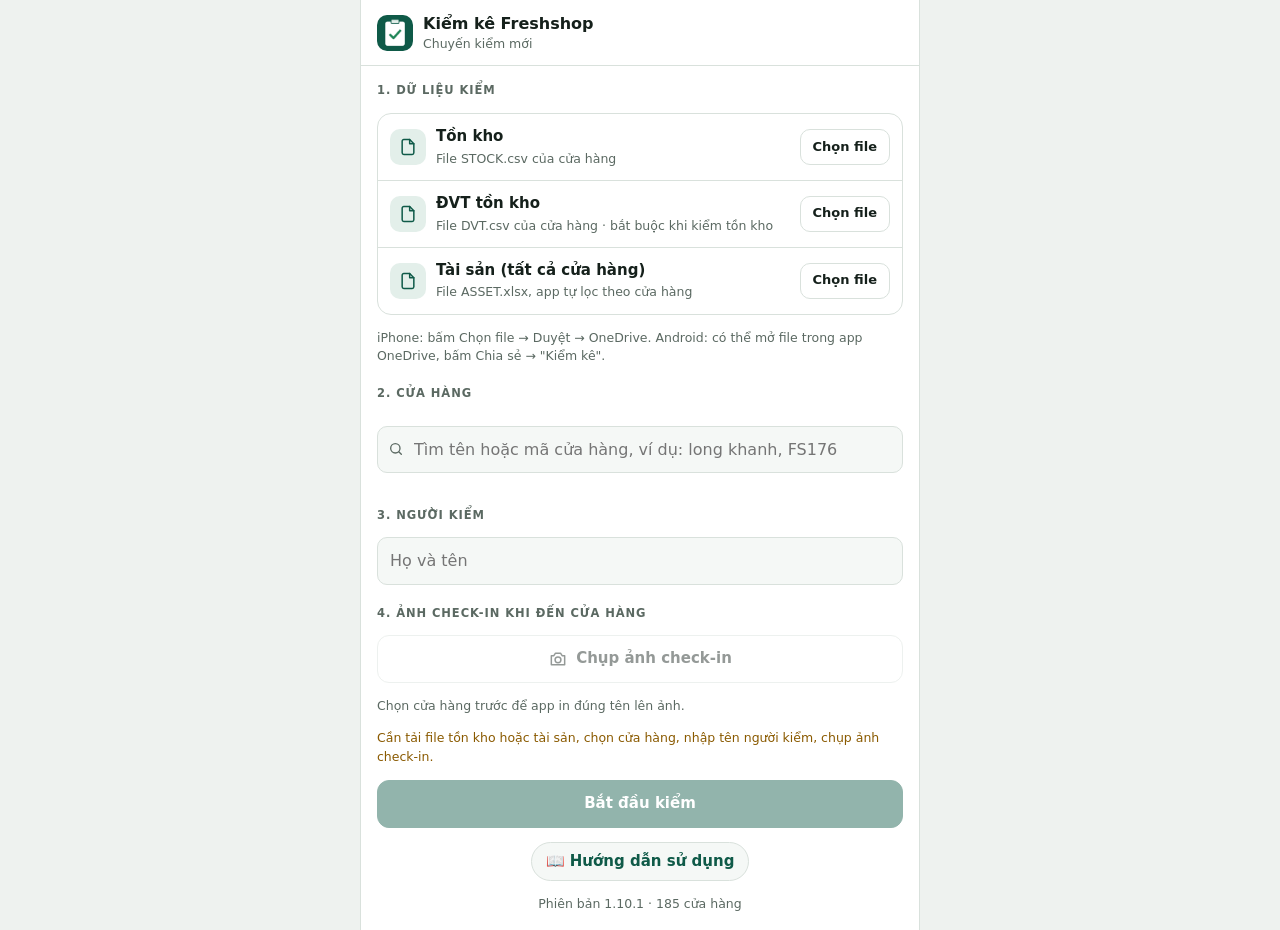
<file: index.html>
<!doctype html>
<html lang="vi">
<head>
  <meta charset="utf-8">
  <meta name="viewport" content="width=device-width, initial-scale=1, viewport-fit=cover">
  <title>Kiểm kê Freshshop</title>
  <meta name="theme-color" content="#0F5A48">
  <meta name="apple-mobile-web-app-capable" content="yes">
  <meta name="mobile-web-app-capable" content="yes">
  <meta name="apple-mobile-web-app-title" content="Kiểm kê">
  <meta name="apple-mobile-web-app-status-bar-style" content="default">
  <link rel="manifest" href="manifest.webmanifest">
  <link rel="icon" href="icons/icon-192.png">
  <link rel="apple-touch-icon" href="icons/apple-touch-icon.png">
  <link rel="stylesheet" href="styles.css">
</head>
<body>
  <main class="app" id="app" aria-live="polite"><div class="empty">Đang mở…</div></main>
  <input type="file" id="file" hidden accept=".xlsx,.xls,.csv,application/vnd.openxmlformats-officedocument.spreadsheetml.sheet,application/vnd.ms-excel,text/csv">
  <input type="file" id="photo" hidden accept="image/*" capture="environment">
  <input type="file" id="photos" hidden accept="image/*" multiple>
  <script src="vendor/xlsx.full.min.js"></script>
  <script src="parsers.js"></script>
  <script src="db.js"></script>
  <script src="report.js"></script>
  <script src="app.js"></script>
</body>
</html>
</file>
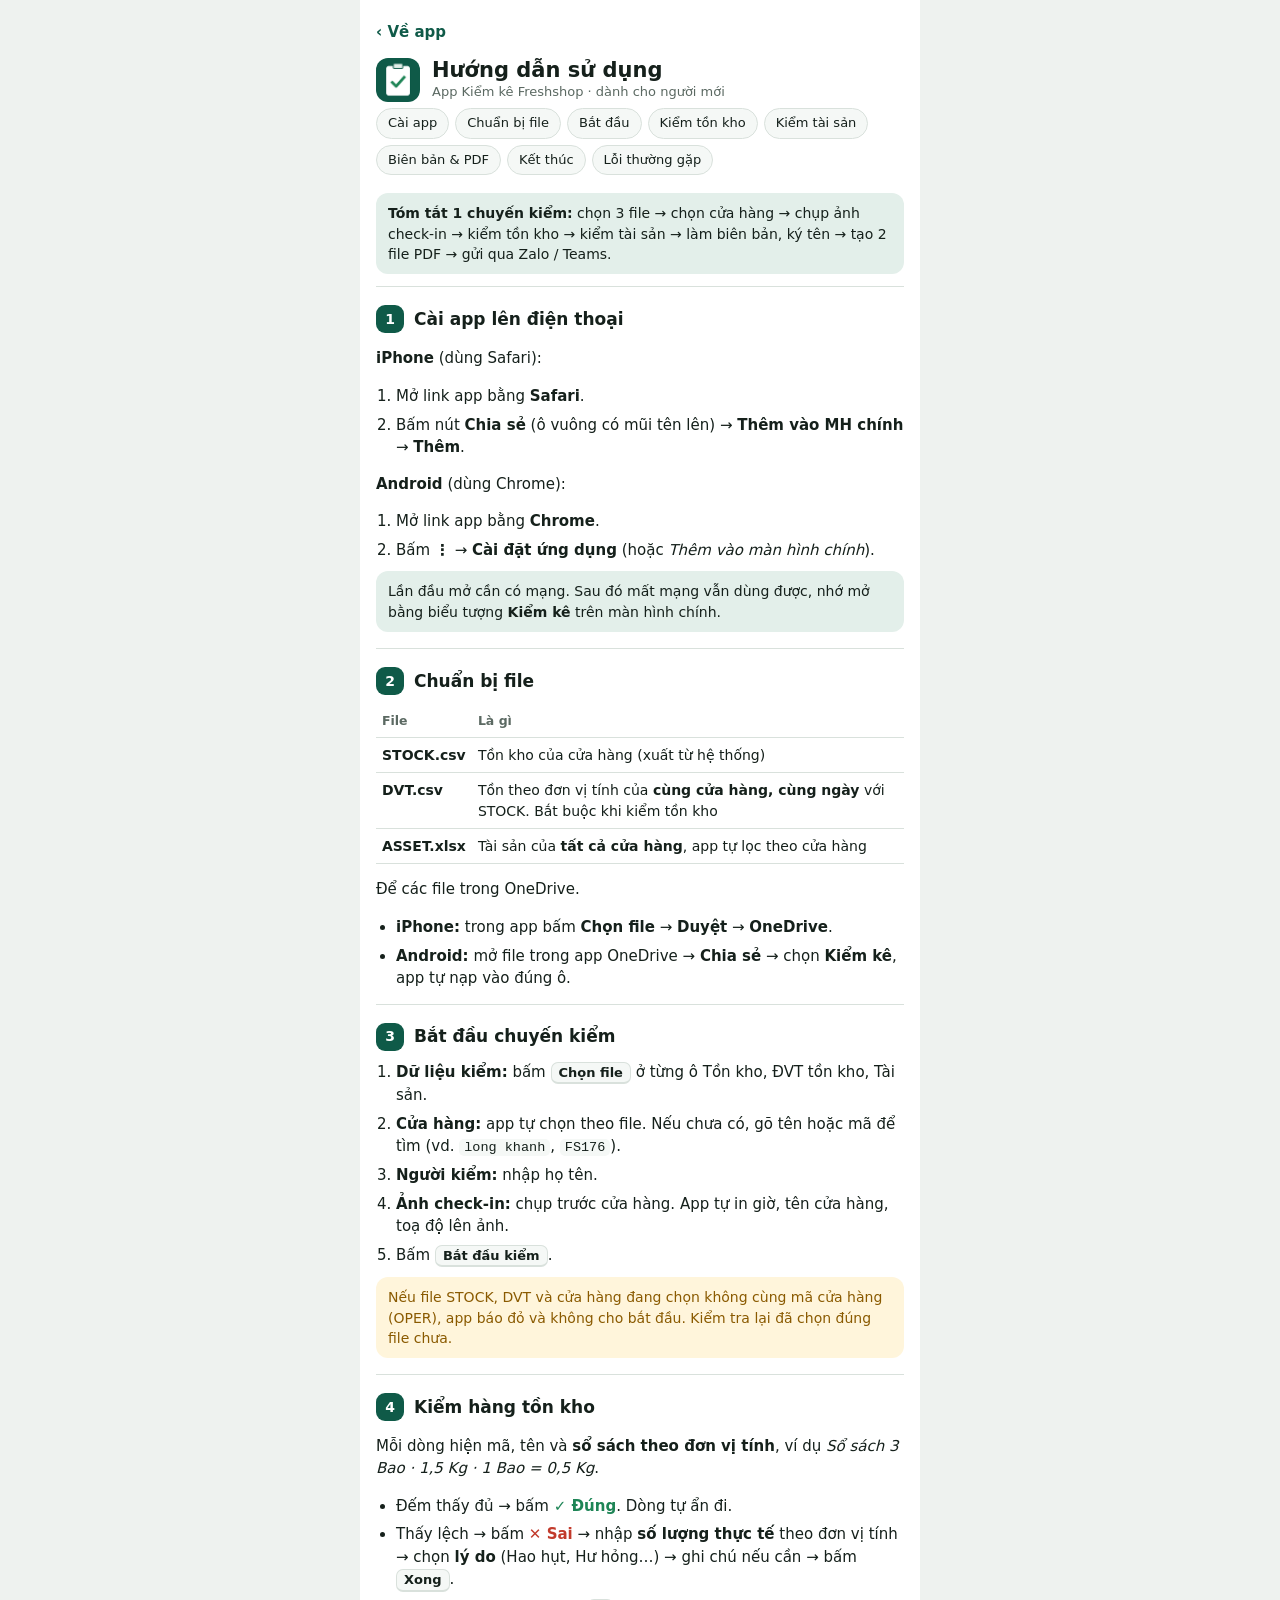
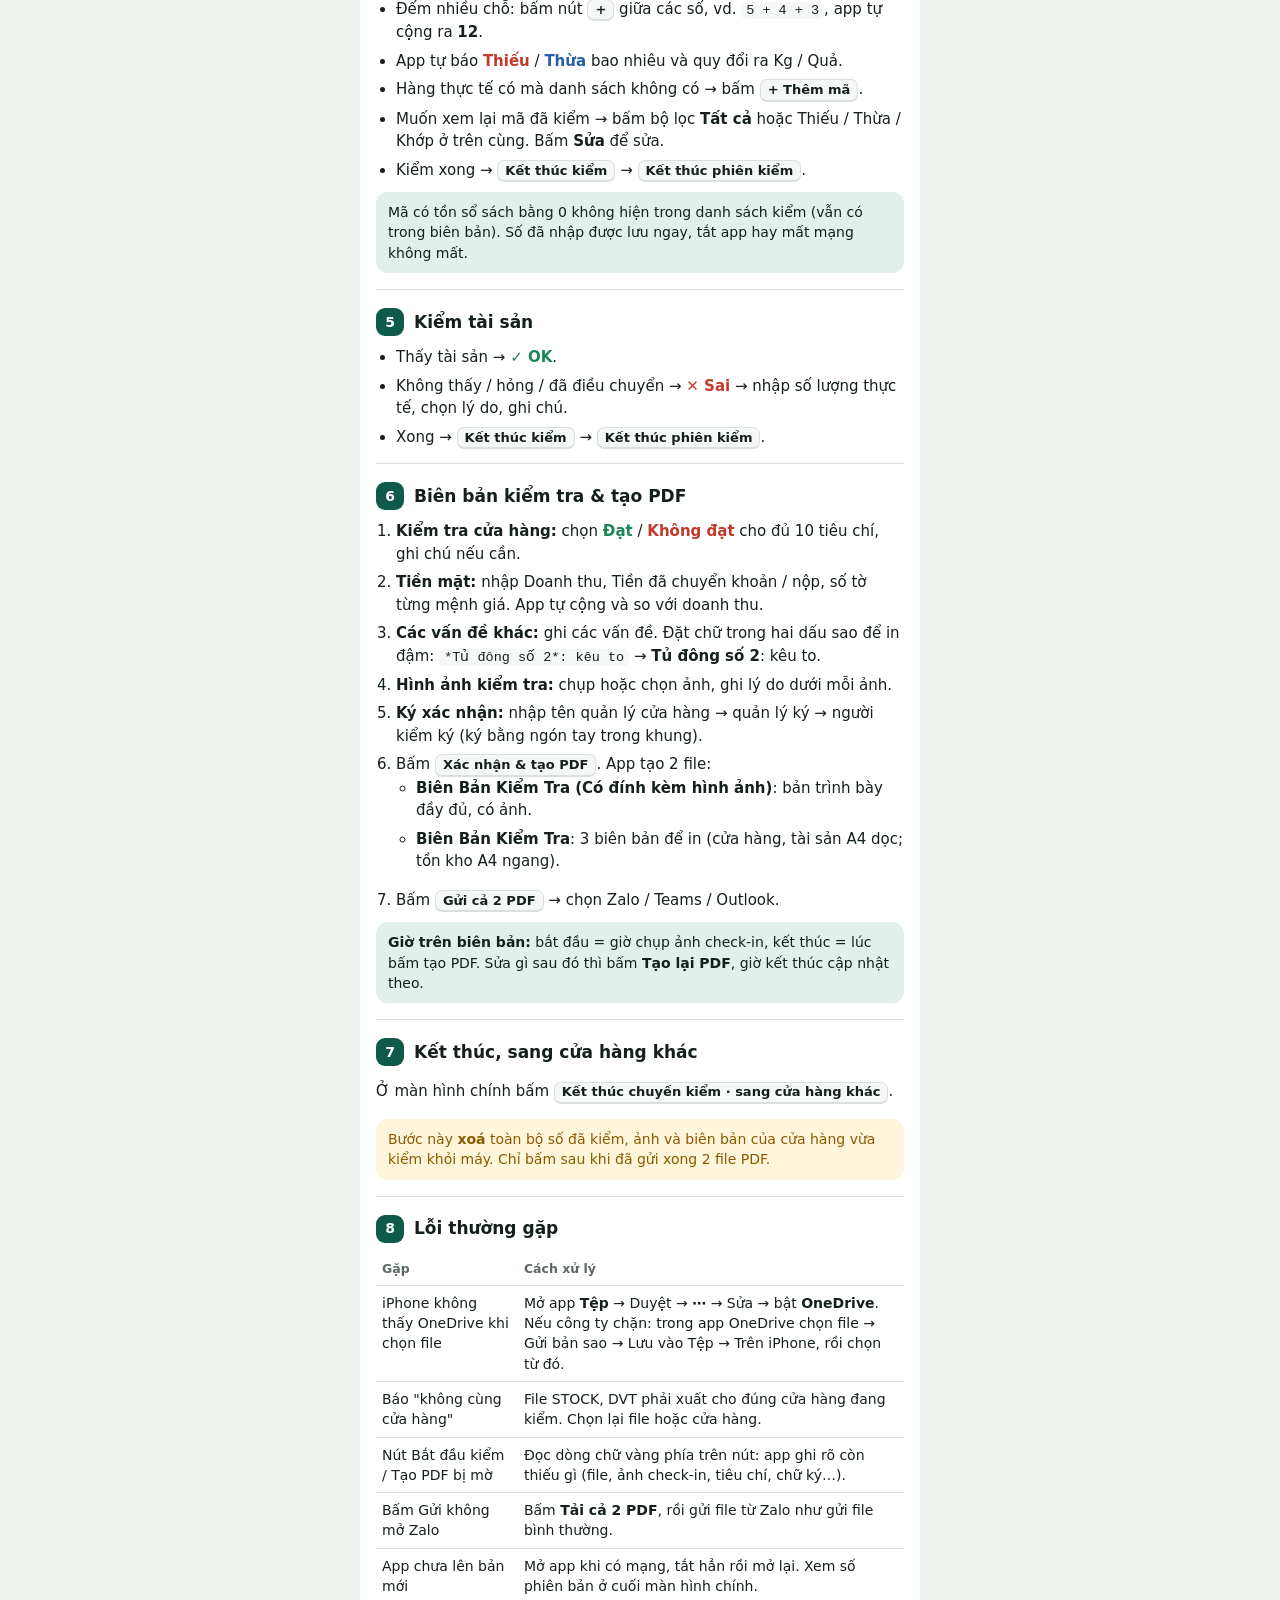
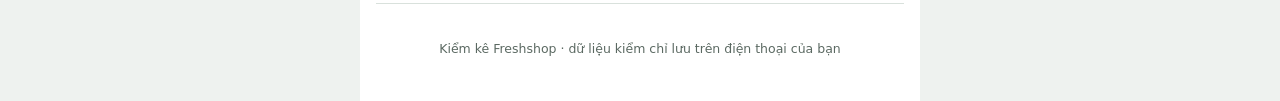
<file: huong-dan.html>
<!doctype html>
<html lang="vi">
<head>
  <meta charset="utf-8">
  <meta name="viewport" content="width=device-width, initial-scale=1, viewport-fit=cover">
  <title>Hướng dẫn · Kiểm kê Freshshop</title>
  <meta name="theme-color" content="#0F5A48">
  <link rel="icon" href="icons/icon-192.png">
  <link rel="stylesheet" href="styles.css">
  <style>
    .guide{max-width:560px;margin:0 auto;background:var(--surface);min-height:100vh;padding:calc(16px + env(safe-area-inset-top,0px)) 16px calc(32px + env(safe-area-inset-bottom,0px))}
    .g-top{display:flex;align-items:center;gap:12px;margin-bottom:6px}
    .g-top img{width:44px;height:44px;border-radius:12px}
    .g-top h1{font-size:21px;margin:0;line-height:1.2}
    .g-top small{color:var(--muted);display:block;font-size:13px}
    .g-back{display:inline-flex;align-items:center;gap:6px;margin:6px 0 14px;font-weight:600;color:var(--accent);text-decoration:none}
    .toc{display:flex;flex-wrap:wrap;gap:6px;margin:4px 0 18px}
    .toc a{font-size:13px;border:1px solid var(--line);border-radius:99px;padding:5px 11px;color:var(--ink);text-decoration:none;background:var(--sunk)}
    section{border-top:1px solid var(--line);padding:18px 0 4px}
    section h2{font-size:17px;margin:0 0 10px;display:flex;gap:10px;align-items:center}
    section h2 .n{flex:none;width:28px;height:28px;border-radius:9px;background:var(--accent);color:var(--on-accent);display:grid;place-items:center;font-size:14px}
    ol,ul{margin:0 0 10px;padding-left:20px;display:grid;gap:6px}
    li{line-height:1.5}
    .tip{background:var(--accent-2);border-radius:12px;padding:10px 12px;font-size:14px;margin:8px 0 12px}
    .warn{background:var(--warn-bg);color:var(--warn);border-radius:12px;padding:10px 12px;font-size:14px;margin:8px 0 12px}
    .k{display:inline-block;border:1px solid var(--line);border-bottom-width:2px;border-radius:7px;padding:0 7px;font-size:13px;font-weight:700;background:var(--sunk);white-space:nowrap}
    .ok{color:var(--ok);font-weight:700} .bad{color:var(--short);font-weight:700}
    table{border-collapse:collapse;width:100%;font-size:14px;margin:6px 0 12px}
    th,td{border-bottom:1px solid var(--line);padding:7px 6px;text-align:left;vertical-align:top}
    th{font-size:12.5px;color:var(--muted);font-weight:600}
    code{font-family:var(--f-mono);font-size:.9em;background:var(--sunk);border-radius:5px;padding:1px 5px}
    .g-foot{color:var(--muted);font-size:12.5px;text-align:center;margin-top:20px}
  </style>
</head>
<body>
<main class="guide">
  <a class="g-back" href="./">‹ Về app</a>
  <div class="g-top"><img src="icons/icon-192.png" alt=""><div><h1>Hướng dẫn sử dụng</h1><small>App Kiểm kê Freshshop · dành cho người mới</small></div></div>

  <nav class="toc" aria-label="Mục lục">
    <a href="#cai-dat">Cài app</a><a href="#file">Chuẩn bị file</a><a href="#bat-dau">Bắt đầu</a>
    <a href="#ton-kho">Kiểm tồn kho</a><a href="#tai-san">Kiểm tài sản</a><a href="#bien-ban">Biên bản & PDF</a>
    <a href="#ket-thuc">Kết thúc</a><a href="#loi">Lỗi thường gặp</a>
  </nav>

  <div class="tip"><b>Tóm tắt 1 chuyến kiểm:</b> chọn 3 file → chọn cửa hàng → chụp ảnh check-in → kiểm tồn kho → kiểm tài sản → làm biên bản, ký tên → tạo 2 file PDF → gửi qua Zalo / Teams.</div>

  <section id="cai-dat">
    <h2><span class="n">1</span>Cài app lên điện thoại</h2>
    <p><b>iPhone</b> (dùng Safari):</p>
    <ol>
      <li>Mở link app bằng <b>Safari</b>.</li>
      <li>Bấm nút <b>Chia sẻ</b> (ô vuông có mũi tên lên) → <b>Thêm vào MH chính</b> → <b>Thêm</b>.</li>
    </ol>
    <p><b>Android</b> (dùng Chrome):</p>
    <ol>
      <li>Mở link app bằng <b>Chrome</b>.</li>
      <li>Bấm <b>⋮</b> → <b>Cài đặt ứng dụng</b> (hoặc <i>Thêm vào màn hình chính</i>).</li>
    </ol>
    <div class="tip">Lần đầu mở cần có mạng. Sau đó mất mạng vẫn dùng được, nhớ mở bằng biểu tượng <b>Kiểm kê</b> trên màn hình chính.</div>
  </section>

  <section id="file">
    <h2><span class="n">2</span>Chuẩn bị file</h2>
    <table>
      <tr><th>File</th><th>Là gì</th></tr>
      <tr><td><b>STOCK.csv</b></td><td>Tồn kho của cửa hàng (xuất từ hệ thống)</td></tr>
      <tr><td><b>DVT.csv</b></td><td>Tồn theo đơn vị tính của <b>cùng cửa hàng, cùng ngày</b> với STOCK. Bắt buộc khi kiểm tồn kho</td></tr>
      <tr><td><b>ASSET.xlsx</b></td><td>Tài sản của <b>tất cả cửa hàng</b>, app tự lọc theo cửa hàng</td></tr>
    </table>
    <p>Để các file trong OneDrive.</p>
    <ul>
      <li><b>iPhone:</b> trong app bấm <b>Chọn file</b> → <b>Duyệt</b> → <b>OneDrive</b>.</li>
      <li><b>Android:</b> mở file trong app OneDrive → <b>Chia sẻ</b> → chọn <b>Kiểm kê</b>, app tự nạp vào đúng ô.</li>
    </ul>
  </section>

  <section id="bat-dau">
    <h2><span class="n">3</span>Bắt đầu chuyến kiểm</h2>
    <ol>
      <li><b>Dữ liệu kiểm:</b> bấm <span class="k">Chọn file</span> ở từng ô Tồn kho, ĐVT tồn kho, Tài sản.</li>
      <li><b>Cửa hàng:</b> app tự chọn theo file. Nếu chưa có, gõ tên hoặc mã để tìm (vd. <code>long khanh</code>, <code>FS176</code>).</li>
      <li><b>Người kiểm:</b> nhập họ tên.</li>
      <li><b>Ảnh check-in:</b> chụp trước cửa hàng. App tự in giờ, tên cửa hàng, toạ độ lên ảnh.</li>
      <li>Bấm <span class="k">Bắt đầu kiểm</span>.</li>
    </ol>
    <div class="warn">Nếu file STOCK, DVT và cửa hàng đang chọn không cùng mã cửa hàng (OPER), app báo đỏ và không cho bắt đầu. Kiểm tra lại đã chọn đúng file chưa.</div>
  </section>

  <section id="ton-kho">
    <h2><span class="n">4</span>Kiểm hàng tồn kho</h2>
    <p>Mỗi dòng hiện mã, tên và <b>sổ sách theo đơn vị tính</b>, ví dụ <i>Sổ sách 3 Bao · 1,5 Kg · 1 Bao = 0,5 Kg</i>.</p>
    <ul>
      <li>Đếm thấy đủ → bấm <span class="ok">✓ Đúng</span>. Dòng tự ẩn đi.</li>
      <li>Thấy lệch → bấm <span class="bad">✕ Sai</span> → nhập <b>số lượng thực tế</b> theo đơn vị tính → chọn <b>lý do</b> (Hao hụt, Hư hỏng…) → ghi chú nếu cần → bấm <span class="k">Xong</span>.</li>
      <li>Đếm nhiều chỗ: bấm nút <span class="k">+</span> giữa các số, vd. <code>5 + 4 + 3</code>, app tự cộng ra <b>12</b>.</li>
      <li>App tự báo <span class="bad">Thiếu</span> / <span style="color:var(--over);font-weight:700">Thừa</span> bao nhiêu và quy đổi ra Kg / Quả.</li>
      <li>Hàng thực tế có mà danh sách không có → bấm <span class="k">+ Thêm mã</span>.</li>
      <li>Muốn xem lại mã đã kiểm → bấm bộ lọc <b>Tất cả</b> hoặc Thiếu / Thừa / Khớp ở trên cùng. Bấm <b>Sửa</b> để sửa.</li>
      <li>Kiểm xong → <span class="k">Kết thúc kiểm</span> → <span class="k">Kết thúc phiên kiểm</span>.</li>
    </ul>
    <div class="tip">Mã có tồn sổ sách bằng 0 không hiện trong danh sách kiểm (vẫn có trong biên bản). Số đã nhập được lưu ngay, tắt app hay mất mạng không mất.</div>
  </section>

  <section id="tai-san">
    <h2><span class="n">5</span>Kiểm tài sản</h2>
    <ul>
      <li>Thấy tài sản → <span class="ok">✓ OK</span>.</li>
      <li>Không thấy / hỏng / đã điều chuyển → <span class="bad">✕ Sai</span> → nhập số lượng thực tế, chọn lý do, ghi chú.</li>
      <li>Xong → <span class="k">Kết thúc kiểm</span> → <span class="k">Kết thúc phiên kiểm</span>.</li>
    </ul>
  </section>

  <section id="bien-ban">
    <h2><span class="n">6</span>Biên bản kiểm tra & tạo PDF</h2>
    <ol>
      <li><b>Kiểm tra cửa hàng:</b> chọn <span class="ok">Đạt</span> / <span class="bad">Không đạt</span> cho đủ 10 tiêu chí, ghi chú nếu cần.</li>
      <li><b>Tiền mặt:</b> nhập Doanh thu, Tiền đã chuyển khoản / nộp, số tờ từng mệnh giá. App tự cộng và so với doanh thu.</li>
      <li><b>Các vấn đề khác:</b> ghi các vấn đề. Đặt chữ trong hai dấu sao để in đậm: <code>*Tủ đông số 2*: kêu to</code> → <b>Tủ đông số 2</b>: kêu to.</li>
      <li><b>Hình ảnh kiểm tra:</b> chụp hoặc chọn ảnh, ghi lý do dưới mỗi ảnh.</li>
      <li><b>Ký xác nhận:</b> nhập tên quản lý cửa hàng → quản lý ký → người kiểm ký (ký bằng ngón tay trong khung).</li>
      <li>Bấm <span class="k">Xác nhận & tạo PDF</span>. App tạo 2 file:
        <ul>
          <li><b>Biên Bản Kiểm Tra (Có đính kèm hình ảnh)</b>: bản trình bày đầy đủ, có ảnh.</li>
          <li><b>Biên Bản Kiểm Tra</b>: 3 biên bản để in (cửa hàng, tài sản A4 dọc; tồn kho A4 ngang).</li>
        </ul>
      </li>
      <li>Bấm <span class="k">Gửi cả 2 PDF</span> → chọn Zalo / Teams / Outlook.</li>
    </ol>
    <div class="tip"><b>Giờ trên biên bản:</b> bắt đầu = giờ chụp ảnh check-in, kết thúc = lúc bấm tạo PDF. Sửa gì sau đó thì bấm <b>Tạo lại PDF</b>, giờ kết thúc cập nhật theo.</div>
  </section>

  <section id="ket-thuc">
    <h2><span class="n">7</span>Kết thúc, sang cửa hàng khác</h2>
    <p>Ở màn hình chính bấm <span class="k">Kết thúc chuyến kiểm · sang cửa hàng khác</span>.</p>
    <div class="warn">Bước này <b>xoá</b> toàn bộ số đã kiểm, ảnh và biên bản của cửa hàng vừa kiểm khỏi máy. Chỉ bấm sau khi đã gửi xong 2 file PDF.</div>
  </section>

  <section id="loi">
    <h2><span class="n">8</span>Lỗi thường gặp</h2>
    <table>
      <tr><th>Gặp</th><th>Cách xử lý</th></tr>
      <tr><td>iPhone không thấy OneDrive khi chọn file</td><td>Mở app <b>Tệp</b> → Duyệt → <b>⋯</b> → Sửa → bật <b>OneDrive</b>. Nếu công ty chặn: trong app OneDrive chọn file → Gửi bản sao → Lưu vào Tệp → Trên iPhone, rồi chọn từ đó.</td></tr>
      <tr><td>Báo "không cùng cửa hàng"</td><td>File STOCK, DVT phải xuất cho đúng cửa hàng đang kiểm. Chọn lại file hoặc cửa hàng.</td></tr>
      <tr><td>Nút Bắt đầu kiểm / Tạo PDF bị mờ</td><td>Đọc dòng chữ vàng phía trên nút: app ghi rõ còn thiếu gì (file, ảnh check-in, tiêu chí, chữ ký…).</td></tr>
      <tr><td>Bấm Gửi không mở Zalo</td><td>Bấm <b>Tải cả 2 PDF</b>, rồi gửi file từ Zalo như gửi file bình thường.</td></tr>
      <tr><td>App chưa lên bản mới</td><td>Mở app khi có mạng, tắt hẳn rồi mở lại. Xem số phiên bản ở cuối màn hình chính.</td></tr>
    </table>
  </section>

  <p class="g-foot">Kiểm kê Freshshop · dữ liệu kiểm chỉ lưu trên điện thoại của bạn</p>
</main>
</body>
</html>
</file>
<file: styles.css>
:root{
  --bg:#EEF2EF; --surface:#FFFFFF; --sunk:#F5F8F6; --ink:#15201B; --muted:#5B6962; --line:#D9E1DC;
  --accent:#0F5A48; --accent-2:#E3EFEA; --on-accent:#FFFFFF;
  --ok:#1E8556; --ok-bg:#E2F3EA; --short:#C23A2B; --short-bg:#FBE7E4; --over:#2560A8; --over-bg:#E3ECF8; --todo:#7A8780; --todo-bg:#EDF0EE;
  --warn-bg:#FFF5DB; --warn:#8A5A00;
  --f-ui:system-ui,-apple-system,"Segoe UI",Roboto,"Helvetica Neue",Arial,sans-serif;
  --f-mono:ui-monospace,"SF Mono","Cascadia Mono",Menlo,Consolas,monospace;
  color-scheme:light;
}
@media (prefers-color-scheme: dark){:root{
  --bg:#0D1311; --surface:#151D1A; --sunk:#111816; --ink:#E4EBE7; --muted:#97A59E; --line:#26322D;
  --accent:#5CC59F; --accent-2:#1B2C26; --on-accent:#08201A;
  --ok:#55C98E; --ok-bg:#16301F; --short:#F2786A; --short-bg:#3A1C18; --over:#7AAEF0; --over-bg:#172739; --todo:#8E9B94; --todo-bg:#1C2421;
  --warn-bg:#33290F; --warn:#F0C564; color-scheme:dark}}
*{box-sizing:border-box}
html,body{margin:0;min-height:100%}
body{background:var(--bg);color:var(--ink);font:15px/1.45 var(--f-ui);-webkit-text-size-adjust:100%;-webkit-tap-highlight-color:transparent}
button,input,select,textarea{font:inherit;color:inherit}
button{cursor:pointer}
:focus-visible{outline:2px solid var(--accent);outline-offset:2px}
.mono{font-family:var(--f-mono);font-size:.84em}
.app{max-width:560px;margin:0 auto;background:var(--surface);min-height:100vh;min-height:100dvh;position:relative;display:flex;flex-direction:column}
@media (min-width:600px){.app{border-inline:1px solid var(--line)}}

.top{position:sticky;top:0;z-index:5;background:var(--surface);border-bottom:1px solid var(--line);padding:calc(12px + env(safe-area-inset-top,0px)) 16px 12px}
.top-row{display:flex;align-items:center;gap:10px}
.back{border:0;background:var(--sunk);width:38px;height:38px;border-radius:10px;display:grid;place-items:center;flex:none}
.ttl{min-width:0;flex:1}
.ttl b{display:block;font-size:16px;white-space:nowrap;overflow:hidden;text-overflow:ellipsis}
.ttl small{color:var(--muted);font-size:12.5px;display:block;white-space:nowrap;overflow:hidden;text-overflow:ellipsis}
.mark{width:36px;height:36px;border-radius:10px;flex:none}
.body{padding:16px;display:grid;gap:14px;flex:1;align-content:start}
.eyebrow{font-size:11.5px;text-transform:uppercase;letter-spacing:.08em;color:var(--muted);font-weight:600}
.hint{font-size:12.5px;color:var(--muted)}
.banner{background:var(--warn-bg);color:var(--warn);border-radius:12px;padding:12px 14px;display:grid;gap:10px;font-size:14px}
.err{background:var(--short-bg);color:var(--short);border-radius:12px;padding:12px 14px;font-size:14px}

.menu{display:grid;gap:12px}
.mcard{display:grid;grid-template-columns:52px 1fr auto;gap:14px;align-items:center;text-align:left;border:1px solid var(--line);background:var(--surface);border-radius:16px;padding:16px;width:100%}
.mcard:active{background:var(--sunk)}
.mcard .ic{width:52px;height:52px;border-radius:14px;background:var(--accent-2);color:var(--accent);display:grid;place-items:center}
.mcard b{font-size:17px;display:block}
.mcard small{color:var(--muted);display:block;font-size:13px}
.resume{border:1px dashed var(--line);border-radius:14px;padding:12px 14px;display:grid;gap:8px;background:var(--sunk)}
.bar{height:6px;background:var(--todo-bg);border-radius:99px;overflow:hidden}
.bar i{display:block;height:100%;background:var(--accent);border-radius:99px;transition:width .2s}
.foot-info{display:flex;justify-content:space-between;gap:10px;align-items:center;font-size:12.5px;color:var(--muted);border-top:1px solid var(--line);padding-top:12px}

.field{display:grid;gap:6px;min-width:0}
.field label,.lbl{font-size:13px;font-weight:600}
.inp{width:100%;border:1px solid var(--line);background:var(--sunk);border-radius:10px;padding:11px 12px;min-height:46px;font-size:16px}
.inp:focus{border-color:var(--accent);outline:none;background:var(--surface)}
.btn{border:1px solid var(--line);background:var(--surface);border-radius:12px;padding:12px 14px;font-weight:600;min-height:48px;display:inline-flex;align-items:center;justify-content:center;gap:8px}
.btn.pri{background:var(--accent);color:var(--on-accent);border-color:var(--accent)}
.btn:disabled{opacity:.45;cursor:not-allowed}
.btn.block{width:100%}
.btn.sm{min-height:36px;padding:6px 12px;font-size:13px;border-radius:10px}
.btns{display:grid;grid-template-columns:1fr 1fr;gap:10px}
.file{border:1px solid var(--line);border-radius:14px;padding:14px;display:grid;gap:10px}
.fileok{display:grid;grid-template-columns:auto 1fr;gap:4px 10px;font-size:13.5px;background:var(--ok-bg);border-radius:10px;padding:10px 12px;margin:0}
.fileok dt{color:var(--muted)} .fileok dd{margin:0;font-weight:600;min-width:0;overflow-wrap:anywhere}
.match{font-size:13px;color:var(--ok);font-weight:600}

.stats{display:flex;gap:6px;overflow-x:auto;padding:10px 0 2px;scrollbar-width:none}
.stats::-webkit-scrollbar{display:none}
.chip{flex:none;border:1px solid var(--line);background:var(--surface);border-radius:99px;padding:6px 11px;font-size:13px;display:inline-flex;gap:6px;align-items:center;white-space:nowrap}
.chip b{font-variant-numeric:tabular-nums}
.chip[aria-pressed="true"]{background:var(--ink);color:var(--surface);border-color:var(--ink)}
.dot{width:8px;height:8px;border-radius:50%;display:inline-block}
.search{position:relative;margin-top:10px}
.search input{padding-left:36px}
.search svg{position:absolute;left:11px;top:50%;transform:translateY(-50%);color:var(--muted)}
.list{display:grid}
.row{display:grid;grid-template-columns:4px minmax(0,1fr);gap:0 12px;padding:12px 16px 12px 0;border-bottom:1px solid var(--line)}
.row.editing{background:var(--sunk)}
.row .stripe{border-radius:0 3px 3px 0;background:transparent}
.row.st-ok .stripe{background:var(--ok)} .row.st-short .stripe{background:var(--short)} .row.st-over .stripe{background:var(--over)} .row.st-pend .stripe{background:var(--warn)}
.r-head{display:flex;gap:10px;justify-content:space-between;align-items:flex-start}
.r-head > div{min-width:0}
.code{color:var(--muted)}
.name{font-weight:600;line-height:1.3;margin:1px 0 3px}
.meta{font-size:12.5px;color:var(--muted);display:flex;gap:4px 10px;flex-wrap:wrap}
.meta b{color:var(--ink);font-variant-numeric:tabular-nums;font-weight:600}
.pill{font-size:12px;font-weight:600;padding:3px 9px;border-radius:99px;white-space:nowrap;font-variant-numeric:tabular-nums;flex:none}
.p-todo{background:var(--todo-bg);color:var(--todo)} .p-ok{background:var(--ok-bg);color:var(--ok)}
.p-short{background:var(--short-bg);color:var(--short)} .p-over{background:var(--over-bg);color:var(--over)} .p-pend{background:var(--warn-bg);color:var(--warn)}
.act{display:grid;grid-template-columns:1fr 1fr;gap:8px;margin-top:10px}
.ab{min-height:46px;border-radius:11px;border:1.5px solid var(--line);background:var(--surface);font-weight:700;display:flex;align-items:center;justify-content:center;gap:6px;font-size:15px}
.ab.ok{color:var(--ok)} .ab.bad{color:var(--short)}
.ab.ok[aria-pressed="true"]{background:var(--ok);border-color:var(--ok);color:var(--surface)}
.ab.bad[aria-pressed="true"]{background:var(--short);border-color:var(--short);color:var(--surface)}
.recap{margin-top:8px;font-size:13px;display:flex;gap:6px 10px;flex-wrap:wrap;align-items:center}
.recap .why{color:var(--muted)}
.link{border:0;background:none;padding:2px 0;color:var(--accent);font-weight:600;font-size:13px;text-decoration:underline;text-underline-offset:3px}
.panel{margin-top:10px;display:grid;gap:12px;background:var(--surface);border:1px solid var(--line);border-radius:12px;padding:12px}
.pair{display:grid;grid-template-columns:1fr 1fr;gap:10px}
.pair.one{grid-template-columns:1fr}
.unit{position:relative}
.unit input{padding-right:46px;text-align:right;font-weight:600;font-size:18px;font-variant-numeric:tabular-nums}
.unit span{position:absolute;right:12px;top:50%;transform:translateY(-50%);color:var(--muted);font-size:13px;pointer-events:none}
.calc{border-radius:10px;padding:10px 12px;display:grid;grid-template-columns:auto 1fr;gap:3px 12px;font-size:13.5px;font-variant-numeric:tabular-nums;margin:0}
.calc dt{color:var(--muted)} .calc dd{margin:0;text-align:right;font-weight:600}
.calc .big{font-size:18px}
.reasons{display:flex;flex-wrap:wrap;gap:6px}
.rc{border:1px solid var(--line);background:var(--surface);border-radius:99px;padding:7px 12px;font-size:13.5px}
.rc[aria-pressed="true"]{background:var(--ink);color:var(--surface);border-color:var(--ink)}
.added{font-size:11px;font-weight:600;color:var(--over);background:var(--over-bg);border-radius:6px;padding:1px 6px}
.empty{padding:40px 16px;text-align:center;color:var(--muted)}
.foot{position:sticky;bottom:0;background:var(--surface);border-top:1px solid var(--line);padding:12px 16px calc(12px + env(safe-area-inset-bottom,0px));display:grid;grid-template-columns:auto 1fr;gap:10px;z-index:5}

.sum{display:grid;grid-template-columns:repeat(4,1fr);gap:8px}
.sum div{border-radius:12px;padding:10px 4px;text-align:center}
.sum b{display:block;font-size:22px;font-variant-numeric:tabular-nums;line-height:1.1}
.sum span{font-size:12px}
.kv{display:grid;grid-template-columns:auto 1fr;gap:6px 14px;font-size:13.5px;margin:0}
.kv dt{color:var(--muted)} .kv dd{margin:0;min-width:0;overflow-wrap:anywhere}
.dl{display:grid;border:1px solid var(--line);border-radius:12px}
.dl > div{padding:10px 12px;border-bottom:1px solid var(--line);display:grid;gap:2px}
.dl > div:last-child{border-bottom:0}

.scrim{position:fixed;inset:0;background:rgb(0 0 0 / .4);z-index:20;display:flex;align-items:flex-end;justify-content:center}
.sheet{background:var(--surface);width:100%;max-width:560px;border-radius:20px 20px 0 0;padding:18px 16px calc(18px + env(safe-area-inset-bottom,0px));display:grid;gap:12px;max-height:90%;overflow:auto}
.sheet h3{margin:0;font-size:17px}
.toast{position:fixed;left:50%;transform:translateX(-50%);width:calc(100% - 32px);max-width:528px;bottom:calc(86px + env(safe-area-inset-bottom,0px));z-index:30;background:var(--ink);color:var(--surface);border-radius:12px;padding:11px 14px;font-size:13.5px;box-shadow:0 8px 24px rgb(0 0 0 / .2)}
@media (prefers-reduced-motion:no-preference){.sheet,.panel{animation:up .18s ease-out}@keyframes up{from{transform:translateY(10px);opacity:.6}}}

/* biên bản */
.rp-part{display:grid;gap:2px;padding:8px 0;border-top:1px solid var(--line)}
.photo{width:100%;border-radius:12px;border:1px solid var(--line);display:block}
.cl{display:grid;border:1px solid var(--line);border-radius:12px}
.cl-row{padding:12px;border-bottom:1px solid var(--line);display:grid;gap:8px}
.cl-row:last-child{border-bottom:0}
.cl-row .act{margin-top:0}
.cl-note{min-height:40px;font-size:14px;padding:8px 10px}
.sigbox{border:1.5px dashed var(--line);background:var(--sunk);border-radius:12px;height:110px;display:grid;place-items:center;color:var(--muted);padding:6px}
.sigbox img{max-height:96px;max-width:100%;background:#fff;border-radius:6px}
.pad{position:relative;background:#fff;border:1px solid var(--line);border-radius:12px;height:min(46vh,280px)}
.pad canvas{position:absolute;inset:0;width:100%;height:100%;touch-action:none;border-radius:12px}
.pad-line{position:absolute;left:8%;right:8%;bottom:26%;border-bottom:1px dashed #bbb;pointer-events:none}

.ev{display:grid;gap:10px}
.ev-card{display:grid;grid-template-columns:110px 1fr;gap:10px;border:1px solid var(--line);border-radius:12px;padding:10px}
.ev-card img{width:110px;height:110px;object-fit:cover;border-radius:8px}
.ev-body{display:grid;gap:6px;min-width:0}
.ev-top{display:flex;gap:8px;align-items:center}
.ev-top .link{margin-left:auto;color:var(--short)}
.ev-card textarea{min-height:64px;font-size:14px;padding:8px 10px}

/* chuyến kiểm */
.slots{display:grid;border:1px solid var(--line);border-radius:14px}
.slot{display:grid;grid-template-columns:36px minmax(0,1fr) auto;gap:10px;align-items:center;padding:12px;border-bottom:1px solid var(--line)}
.slot:last-child{border-bottom:0}
.slot-ic{width:36px;height:36px;border-radius:10px;background:var(--accent-2);color:var(--accent);display:grid;place-items:center}
.slot-body{display:grid;gap:2px;min-width:0}
.ok-line{font-size:12.5px;color:var(--ok);font-weight:600;overflow-wrap:anywhere}
.store-pick{display:flex;gap:10px;align-items:center;justify-content:space-between;border:1px solid var(--ok);background:var(--ok-bg);border-radius:12px;padding:10px 12px}
.store-pick > div{display:grid;gap:2px}
.store-res{display:grid;gap:4px}
.store-hit{text-align:left;border:1px solid var(--line);background:var(--surface);border-radius:10px;padding:9px 12px;display:grid;gap:1px}
.store-hit:active{background:var(--sunk)}
.visit-card{display:grid;grid-template-columns:auto minmax(0,1fr);gap:12px;align-items:center;border:1px solid var(--line);border-radius:14px;padding:10px;background:var(--sunk)}
.visit-card img{width:64px;height:64px;object-fit:cover;border-radius:10px}
.visit-card > div{display:grid;gap:2px}
.by-row{display:flex;align-items:center;gap:10px;margin-top:10px}
.seg{display:inline-flex;border:1px solid var(--line);border-radius:10px;overflow:hidden}
.seg button{border:0;background:var(--surface);padding:7px 12px;font-size:13px;font-weight:600;color:var(--muted)}
.seg button[aria-pressed="true"]{background:var(--accent);color:var(--on-accent)}
.unk{color:var(--warn);font-weight:600}
.by-opt{flex-direction:column;align-items:flex-start;text-align:left;gap:2px}
.cash{display:grid;gap:10px;border:1px dashed var(--line);border-radius:12px;padding:10px;background:var(--sunk)}
.denoms{display:grid;grid-template-columns:auto 90px 1fr;gap:6px 10px;align-items:center}
.denoms .inp{min-height:38px;padding:6px 10px;text-align:right;font-variant-numeric:tabular-nums}
.dn{font-weight:600;font-variant-numeric:tabular-nums;text-align:right}
.dn-sum{text-align:right;font-variant-numeric:tabular-nums;font-size:13.5px}
.btn svg{flex:none}

.ng{display:grid;gap:8px;border:1px solid var(--line);border-radius:12px;padding:10px}
.ng-item{display:grid;gap:6px;padding-top:8px;border-top:1px dashed var(--line)}
.ng-top{display:flex;align-items:center;justify-content:space-between}
.ng-top .link{color:var(--short)}
.ng textarea{min-height:52px;font-size:14px;padding:8px 10px}
.ng .btn.sm{justify-self:start}

.row{transition:opacity .35s ease, transform .35s ease}
.row.leaving{opacity:0;transform:translateX(24px)}
@media (prefers-reduced-motion:reduce){.row{transition:none}}

.unit-row{display:flex;gap:8px;align-items:stretch}
.unit-row .unit,.unit-row > .inp{flex:1;min-width:0}
.plus{flex:none;width:52px;border-radius:10px;border:1.5px solid var(--accent);background:var(--accent-2);color:var(--accent);font-size:24px;font-weight:700;line-height:1}
.plus:active{background:var(--accent);color:var(--on-accent)}
.sum-line{font-size:14px;font-weight:700;color:var(--accent);min-height:1em;font-variant-numeric:tabular-nums}

.pdf-list{display:grid;border:1px solid var(--line);border-radius:12px}
.pdf-list > div{display:grid;grid-template-columns:minmax(0,1fr) auto;gap:2px 10px;padding:10px 12px;border-bottom:1px solid var(--line)}
.pdf-list > div:last-child{border-bottom:0}
.pdf-list .hint{grid-column:1}
.pdf-list .link{grid-column:2;grid-row:1 / span 2;align-self:center}

.bold-prev:empty{display:none}
.bold-prev{font-size:14px;background:var(--sunk);border:1px dashed var(--line);border-radius:10px;padding:8px 10px;overflow-wrap:anywhere}

.guide-link{justify-self:center;font-weight:600;color:var(--accent);text-decoration:none;padding:8px 14px;border:1px solid var(--line);border-radius:99px;background:var(--sunk)}
</file>
